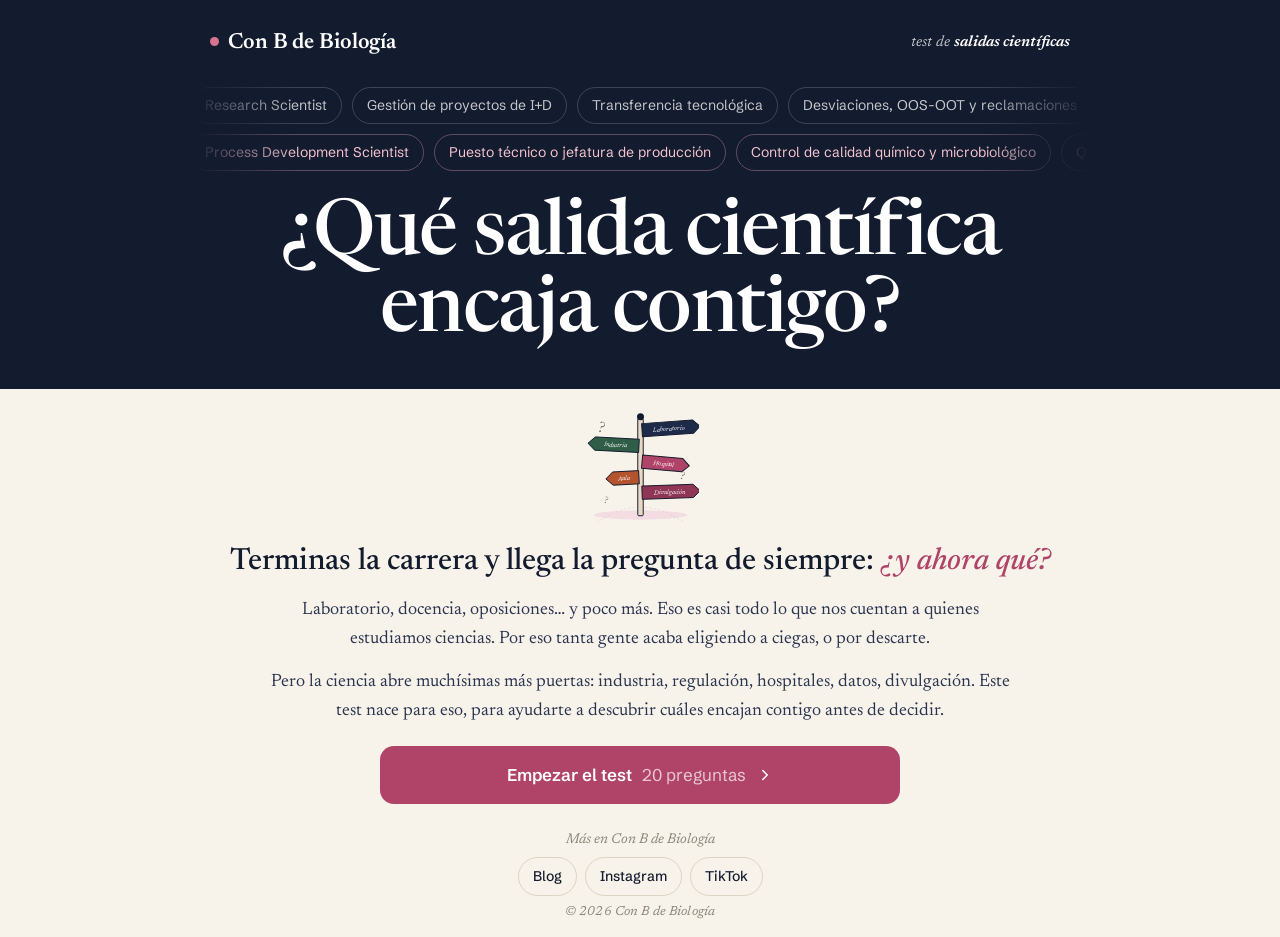
<file: index.html>
<!doctype html>
<html lang="es">
<head>
  <meta charset="utf-8">
  <meta name="viewport" content="width=device-width, initial-scale=1, viewport-fit=cover">
  <title>Salidas científicas</title>
  <meta name="description" content="Test de orientación para carreras de ciencias de la vida: descubre las salidas profesionales que encajan con tu forma de ser.">
  <meta name="author" content="Con B de Biología">
  <meta name="copyright" content="© 2026 Con B de Biología">
  <meta name="theme-color" content="#131B2E">
  <meta property="og:title" content="¿Qué salida científica encaja contigo?">
  <link rel="canonical" href="https://bertamunoz02.github.io/salidas-cientificas/">
  <meta property="og:type" content="website">
  <meta property="og:url" content="https://bertamunoz02.github.io/salidas-cientificas/">
  <meta property="og:site_name" content="Con B de Biología">
  <meta property="og:locale" content="es_ES">
  <meta property="og:image" content="https://bertamunoz02.github.io/salidas-cientificas/og.png">
  <meta property="og:image:width" content="1200">
  <meta property="og:image:height" content="630">
  <meta property="og:image:alt" content="Test: ¿Qué salida científica encaja contigo? Con B de Biología">
  <meta name="twitter:card" content="summary_large_image">
  <meta name="twitter:image" content="https://bertamunoz02.github.io/salidas-cientificas/og.png">
  <meta property="og:description" content="20 preguntas para descubrir tu perfil y las salidas de ciencias de la vida con más afinidad.">
  <link rel="icon" href="data:image/svg+xml,<svg xmlns='http://www.w3.org/2000/svg' viewBox='0 0 32 32'><rect width='32' height='32' rx='7' fill='%23131B2E'/><path d='M12 7h8M13.5 7v7l-5 9a2 2 0 0 0 1.8 3h11.4a2 2 0 0 0 1.8-3l-5-9V7' fill='none' stroke='%239DB1EA' stroke-width='2' stroke-linejoin='round'/></svg>">
  <link rel="preconnect" href="https://fonts.googleapis.com">
  <link rel="preconnect" href="https://fonts.gstatic.com" crossorigin>
  <link href="https://fonts.googleapis.com/css2?family=Newsreader:opsz,wght@6..72,400;6..72,500;6..72,600&family=Schibsted+Grotesk:wght@400;500;600&display=swap" rel="stylesheet">
  <link rel="stylesheet" href="styles.css">
</head>
<body>
  <main id="app" aria-live="polite"></main>
  <noscript><p style="padding:24px">Este test necesita JavaScript activado.</p></noscript>
  <script src="data.js"></script>
  <script src="logic.js"></script>
  <script src="app.js"></script>
  <script data-goatcounter="https://bertamunoz02-blog.goatcounter.com/count" async src="//gc.zgo.at/count.js"></script>
</body>
</html>
</file>
<file: styles.css>
/* =====================================================================
   ESTILO v4 · Editorial científico con carácter
   Página partida: la pregunta en un panel de color profundo (uno por
   parte del test) con su número gigante de fondo; las respuestas en
   tarjetas teñidas del mismo color. Resultados con portada a pantalla
   completa que se desvanece al bajar.
   ===================================================================== */

:root {
  --tinta: #131B2E;
  --papel: #F7F3EA;
  --blanco: #FFFFFF;
  --gris: #6B7369;
  --linea: #DDD5C3;
  --aviso: #9A3412;
  --panel: #131B2E;
  --acento: #B04468;
  --acento-claro: #F3DCE2;
  --acento-oscuro: #F0A6BB;
  --rosa-marca: #D9738F;
  --serif: 'Newsreader', 'Iowan Old Style', Georgia, serif;
  --sans: 'Schibsted Grotesk', 'Helvetica Neue', Arial, sans-serif;
  color-scheme: light;
}
.parte-1 { --panel: #131B2E; --acento: #B04468; --acento-claro: #F3DCE2; --acento-oscuro: #F0A6BB; }
.parte-2 { --panel: #201A36; --acento: #A8406A; --acento-claro: #F4DCE6; --acento-oscuro: #EE9DC0; }
.parte-3 { --panel: #2E1A30; --acento: #9C3C73; --acento-claro: #F3DCE9; --acento-oscuro: #E99CCB; }

* { box-sizing: border-box; }
html, body { margin: 0; }
body {
  font-family: var(--sans); font-size: 16px; line-height: 1.5;
  background: var(--papel); color: var(--tinta);
  -webkit-font-smoothing: antialiased; -webkit-tap-highlight-color: transparent;
}
h1, h2, h3, p { margin: 0; }
button { font: inherit; color: inherit; cursor: pointer; }
[hidden] { display: none !important; }
:focus-visible { outline: 3px solid var(--acento); outline-offset: 2px; }
.panel-oscuro :focus-visible, .hero :focus-visible { outline-color: var(--acento-oscuro); }

/* ---------- página partida ---------- */
.pagina { min-height: 100dvh; display: grid; grid-template-rows: 1fr auto; }
.panel-oscuro {
  position: relative; overflow: hidden;
  background: var(--panel); color: var(--blanco);
  padding: max(20px, env(safe-area-inset-top, 0px)) max(20px, env(safe-area-inset-right, 0px)) 28px max(20px, env(safe-area-inset-left, 0px));
  display: flex; flex-direction: column; justify-content: space-between; gap: 28px;
}
.panel-oscuro > *:not(.numeral):not(.mural) { position: relative; z-index: 1; }
.panel-claro {
  padding: 20px max(20px, env(safe-area-inset-right, 0px)) max(24px, env(safe-area-inset-bottom, 0px)) max(20px, env(safe-area-inset-left, 0px));
  display: flex; flex-direction: column; gap: 14px;
}
/* una sola columna centrada en todos los tamaños */
.pagina { --lado: max(20px, calc((100vw - 720px) / 2)); }
@media (min-width: 700px) {
  .pagina { grid-template-rows: auto 1fr; }
  .panel-oscuro { padding-left: var(--lado); padding-right: var(--lado); padding-top: 32px; padding-bottom: 40px; gap: 36px; }
  .panel-claro { padding: 36px var(--lado) 40px; justify-content: center; }
  .mural { margin-inline: calc(var(--lado) * -1); }
  .ilustracion { max-width: 300px; }
  .relato p:not(.relato-grande) { max-width: 52ch; }
}
@media (min-width: 1200px) { .pagina { --lado: max(20px, calc((100vw - 860px) / 2)); } .ilustracion { max-width: 340px; } }
@media (min-width: 1700px) { .pagina { --lado: max(20px, calc((100vw - 1000px) / 2)); } .ilustracion { max-width: 380px; } .relato { font-size: 22px; } .respuesta { font-size: 20px; } }

.numeral {
  position: absolute; right: -0.06em; bottom: -0.2em; z-index: 0;
  font-family: var(--serif); font-style: italic; font-weight: 400;
  font-size: clamp(170px, 46vw, 400px); line-height: 1;
  color: var(--blanco); opacity: .08; pointer-events: none; user-select: none;
}

/* ---------- barra y progreso ---------- */
.cabecera-pregunta { display: flex; flex-direction: column; gap: 14px; }
.barra { display: flex; align-items: center; gap: 12px; font-size: 14px; }
.marca { white-space: nowrap; font-family: var(--serif); font-size: 22px; font-weight: 600; letter-spacing: -.005em; }
.marca::before { content: ""; display: inline-block; width: 9px; height: 9px; border-radius: 50%; background: var(--rosa-marca); margin-right: 9px; vertical-align: .08em; }
.barra .espacio { flex: 1; }
.atras { background: none; border: 0; padding: 6px 0; color: var(--acento-oscuro); display: inline-flex; align-items: center; gap: 6px; font-size: 14px; }
.atras svg { width: 16px; height: 16px; }
.contador { color: rgba(255,255,255,.72); font-variant-numeric: tabular-nums; }
.progreso { height: 3px; background: rgba(255,255,255,.14); border-radius: 2px; overflow: hidden; }
.progreso > div { height: 100%; background: var(--acento-oscuro); transition: width .35s ease; }

/* ---------- pregunta ---------- */
.cuerpo-pregunta { display: flex; flex-direction: column; gap: 16px; }
@media (min-width: 900px) { .cuerpo-pregunta { margin-block: auto; } }
.parte { font-size: 16px; color: var(--acento-oscuro); font-weight: 500; }
.pregunta {
  font-family: var(--serif); font-weight: 500;
  font-size: clamp(32px, 8.4vw, 60px); line-height: 1.08; letter-spacing: -0.015em;
  text-wrap: balance; max-width: 19ch;
}

/* ---------- respuestas ---------- */
.respuestas { display: flex; flex-direction: column; gap: 10px; }
.respuesta {
  display: flex; align-items: center; gap: 16px; width: 100%; min-height: 68px;
  padding: 16px 18px; border: 0; border-radius: 16px;
  background: var(--acento-claro); color: var(--tinta);
  text-align: left; font-size: 18px; line-height: 1.3;
  box-shadow: inset 0 0 0 1.5px color-mix(in srgb, var(--acento) 14%, transparent);
  transition: background-color .18s, color .18s, transform .12s, box-shadow .18s;
}
.respuesta:hover { background: color-mix(in srgb, var(--acento) 20%, white); }
.respuesta:active { transform: scale(.985); }
.respuesta[aria-pressed="true"] { background: var(--acento); color: var(--blanco); box-shadow: 0 8px 22px -10px var(--acento); }
@media (min-width: 900px) {
  .respuesta { min-height: 84px; font-size: 19px; padding: 18px 22px; }
}

/* escala de acuerdo: cada grado un poco más intenso */
.respuesta.grado { background: color-mix(in srgb, var(--acento) var(--mezcla), white); }
.respuesta.grado:hover { background: color-mix(in srgb, var(--acento) calc(var(--mezcla) + 10%), white); }
.respuesta.grado[aria-pressed="true"] { background: var(--acento); }
.grado-num {
  flex-shrink: 0; width: 38px; height: 38px; border-radius: 50%;
  display: inline-flex; align-items: center; justify-content: center;
  background: rgba(255,255,255,.65); color: var(--acento);
  font-family: var(--serif); font-style: italic; font-size: 20px; font-weight: 600;
}
.respuesta[aria-pressed="true"] .grado-num { background: rgba(255,255,255,.22); color: var(--blanco); }

/* situaciones: letra grande en cursiva */
.respuesta .letra {
  flex-shrink: 0; width: 1.1em;
  font-family: var(--serif); font-style: italic; font-size: 30px; line-height: 1; color: var(--acento); text-align: center;
}
.respuesta[aria-pressed="true"] .letra { color: var(--blanco); }
.respuestas.muchas .respuesta { min-height: 60px; }

/* carreras: todas a la vista */
.lista-carreras { display: grid; grid-template-columns: repeat(2, minmax(0, 1fr)); gap: 8px; }
.respuesta.carrera { min-height: 56px; font-size: 15px; padding: 12px 14px; border-radius: 14px; }
.respuesta.carrera.ancha { grid-column: 1 / -1; justify-content: center; background: var(--blanco); }
.respuesta.carrera.ancha[aria-pressed="true"] { background: var(--acento); }
@media (min-width: 900px) { .respuesta.carrera { min-height: 62px; font-size: 16px; } }

/* ---------- portada ---------- */
.portada-titulo {
  font-family: var(--serif); font-weight: 500;
  font-size: clamp(42px, 11.5vw, 82px); line-height: 1.0; letter-spacing: -0.02em;
  text-wrap: balance; max-width: 11ch;
}
.mural { display: flex; flex-direction: column; gap: 10px; margin-inline: -20px; mask-image: linear-gradient(90deg, transparent, #000 12%, #000 88%, transparent); -webkit-mask-image: linear-gradient(90deg, transparent, #000 12%, #000 88%, transparent); }
.franja { overflow: hidden; }
.pista { display: flex; gap: 10px; width: max-content; animation: desliza var(--dur) linear infinite; }
.franja.inversa .pista { animation-direction: reverse; }
.pista span { white-space: nowrap; font-size: 14px; padding: 7px 14px; border-radius: 999px; border: 1px solid rgba(255,255,255,.18); color: rgba(255,255,255,.75); }
.franja:nth-child(2) .pista span { border-color: rgba(240,166,187,.35); color: #F5C3D0; }
.franja:nth-child(3) .pista span { border-color: rgba(233,156,203,.35); color: #F0C4E0; }
@keyframes desliza { from { transform: translateX(0); } to { transform: translateX(-50%); } }

.portada-relato { gap: 22px; padding-top: 28px; }
.ilustracion { width: 100%; max-width: 300px; height: auto; align-self: center; }
.relato { display: flex; flex-direction: column; gap: 14px; font-family: var(--serif); font-size: 20px; line-height: 1.55; color: #2B3550; }
.relato-grande { font-size: clamp(28px, 7vw, 36px); line-height: 1.2; color: var(--tinta); font-weight: 500; text-wrap: balance; }
.relato-grande em { font-style: italic; color: #B04468; }
.relato p:not(.relato-grande) { max-width: 36ch; }

.boton {
  display: inline-flex; align-items: center; justify-content: center; gap: 10px;
  width: 100%; min-height: 58px; padding: 14px 22px;
  background: var(--acento); color: var(--blanco);
  border: 0; border-radius: 14px; font-size: 17px; font-weight: 600;
  transition: background-color .15s, transform .12s;
}
.boton svg { width: 18px; height: 18px; }
.boton:hover { background: #8F3555; }
.boton:active { transform: scale(.985); }
.boton-nota { font-weight: 400; opacity: .7; }
.boton.secundario { background: var(--blanco); color: var(--tinta); box-shadow: inset 0 0 0 1.5px var(--linea); }
.boton.secundario:hover { box-shadow: inset 0 0 0 1.5px #B04468; }
.boton.grande { min-height: 62px; font-size: 18px; }
.enlace { background: none; border: 0; padding: 10px 0; color: var(--gris); display: inline-flex; align-items: center; gap: 6px; font-size: 15px; align-self: center; }
.enlace svg { width: 16px; height: 16px; }

/* =====================================================================
   RESULTADOS: portada fija que se desvanece y lámina que sube encima
   ===================================================================== */
.resultado { position: relative; }
.hero {
  position: sticky; top: 0; z-index: 0;
  min-height: 100dvh; display: flex; flex-direction: column; justify-content: center;
  padding: max(28px, env(safe-area-inset-top, 0px)) max(24px, env(safe-area-inset-right, 0px)) 96px max(24px, env(safe-area-inset-left, 0px));
  color: var(--blanco); overflow: hidden;
}
.hero-perfil { background: radial-gradient(120% 80% at 85% 10%, #3A2D5A 0%, #131B2E 60%); }
.hero-salidas { background: radial-gradient(120% 80% at 85% 10%, #4A2D55 0%, #201A36 62%); }
.hero-caminos { background: radial-gradient(120% 80% at 85% 10%, #6A2F5C 0%, #2E1A30 62%); }
.hero-perfil::after {
  content: ""; position: absolute; left: 0; right: 0; bottom: 0; height: 8px;
  background: linear-gradient(90deg, #B5532F 0 25%, #B04468 25% 50%, #2F5D48 50% 75%, #1E2A4A 75% 100%);
}
.hero-contenido { max-width: 1080px; width: 100%; margin: 0 auto; display: flex; flex-direction: column; gap: 18px; will-change: opacity, transform; }
.hero-etiqueta { font-size: clamp(16px, 4vw, 20px); color: rgba(255,255,255,.75); }
.hero-titulo {
  font-family: var(--serif); font-weight: 500;
  font-size: clamp(52px, 14vw, 128px); line-height: .98; letter-spacing: -0.025em;
  text-wrap: balance; max-width: 12ch;
}
.hero-salidas .hero-titulo, .hero-caminos .hero-titulo { font-size: clamp(44px, 11vw, 104px); max-width: 14ch; }
.hero-sub { font-family: var(--serif); font-style: italic; font-size: clamp(22px, 5.4vw, 30px); color: rgba(255,255,255,.8); }
.desliza {
  position: absolute; left: 50%; bottom: max(28px, env(safe-area-inset-bottom, 0px)); transform: translateX(-50%);
  display: inline-flex; flex-direction: column; align-items: center; gap: 2px;
  font-size: 14px; color: rgba(255,255,255,.7); animation: rebote 2.2s ease-in-out infinite;
}
.desliza svg { width: 22px; height: 22px; }
@keyframes rebote { 0%, 100% { transform: translate(-50%, 0); } 50% { transform: translate(-50%, 8px); } }

.lamina {
  position: relative; z-index: 1;
  background: var(--papel); border-radius: 28px 28px 0 0; margin-top: -28px;
  box-shadow: 0 -18px 40px -24px rgba(19,27,46,.45);
  padding: 36px max(20px, env(safe-area-inset-right, 0px)) max(48px, env(safe-area-inset-bottom, 0px)) max(20px, env(safe-area-inset-left, 0px));
  min-height: 100dvh;
}
.interior { max-width: 1080px; margin: 0 auto; display: flex; flex-direction: column; gap: 18px; }
.interior.estrecho { max-width: 760px; }
.lamina-intro { font-family: var(--serif); font-size: clamp(24px, 5.6vw, 32px); line-height: 1.3; max-width: 34ch; margin-bottom: 8px; text-wrap: pretty; }
.navegacion { display: flex; flex-direction: column; gap: 10px; margin-top: 18px; }
@media (min-width: 720px) { .navegacion { flex-direction: row; flex-wrap: wrap; align-items: center; } .navegacion .boton { width: auto; padding-inline: 32px; } }

/* aparición al bajar */
.revela { opacity: 0; transform: translateY(36px); transition: opacity .7s ease, transform .7s cubic-bezier(.2,.7,.2,1); transition-delay: var(--retardo, 0ms); }
.revela.visible { opacity: 1; transform: none; }

/* dimensiones */
.dimensiones { display: grid; grid-template-columns: 1fr; gap: 14px; }
@media (min-width: 720px) { .dimensiones { grid-template-columns: repeat(2, minmax(0, 1fr)); } }
.dimension {
  background: var(--blanco); border-radius: 18px; padding: 22px;
  display: flex; flex-direction: column; gap: 12px; min-width: 0;
  box-shadow: inset 0 0 0 1.5px var(--linea);
}
.dimension.destaca { background: color-mix(in srgb, var(--color) 7%, white); box-shadow: inset 0 0 0 2px var(--color); }
.dim-fila { display: flex; align-items: baseline; justify-content: space-between; gap: 12px; }
.dim-nombre { font-family: var(--serif); font-size: 30px; font-weight: 500; color: var(--color); }
.dim-valor { font-family: var(--serif); font-size: 44px; line-height: 1; color: var(--color); font-variant-numeric: tabular-nums; }
.riel { height: 12px; background: #EADFD3; border-radius: 6px; overflow: hidden; }
.riel > div { height: 100%; border-radius: 6px; background: var(--color, #B04468); width: var(--ancho); }
.dimension .riel > div { width: 0; transition: width 1.1s cubic-bezier(.2,.7,.2,1) .25s; }
.dimension.visible .riel > div { width: var(--ancho); }
.dim-define { font-size: 16px; font-weight: 600; }
.dim-texto { font-size: 16px; color: var(--gris); line-height: 1.55; }

/* salidas */
.salida { background: var(--blanco); border-radius: 18px; overflow: hidden; box-shadow: inset 0 0 0 1.5px var(--linea); }
.salida.primera { box-shadow: inset 0 0 0 2px #B04468; }
.salida > button { width: 100%; display: grid; grid-template-columns: auto minmax(0, 1fr) auto; gap: 16px; align-items: center; background: none; border: 0; padding: 20px; text-align: left; }
.salida .orden { font-family: var(--serif); font-style: italic; font-size: 40px; line-height: 1; color: #B04468; width: 1em; text-align: center; }
.salida .nombre { font-family: var(--serif); font-weight: 500; font-size: 24px; line-height: 1.15; }
.salida .nombre small { display: block; font-family: var(--sans); font-weight: 400; font-size: 14px; color: var(--gris); margin-top: 4px; }
.salida .pct { font-family: var(--serif); font-size: 36px; font-variant-numeric: tabular-nums; color: #B04468; }
.salida .pct small { font-size: 18px; }
.ficha { display: none; padding: 0 20px 22px; }
.salida[data-abierta="true"] .ficha { display: block; }
.ficha-interior { border-top: 1px solid var(--linea); padding-top: 16px; display: flex; flex-direction: column; gap: 14px; }
.ficha p { font-size: 16px; line-height: 1.55; }
.ficha h3 { font-size: 15px; font-weight: 600; color: var(--gris); }
.puestos { list-style: none; padding: 0; margin: 0; display: flex; flex-direction: column; gap: 9px; }
.puestos li { font-size: 16px; line-height: 1.35; padding-left: 18px; position: relative; }
.puestos li::before { content: ""; position: absolute; left: 0; top: .5em; width: 7px; height: 7px; border-radius: 50%; background: currentColor; opacity: .55; }
.aviso { display: block; font-size: 13px; color: var(--aviso); margin-top: 2px; }
.singular { font-size: 12px; color: #9C3C73; font-weight: 600; margin-left: 6px; white-space: nowrap; }
.motivos { display: flex; flex-direction: column; gap: 8px; }
.motivo { display: grid; grid-template-columns: 120px minmax(0, 1fr) 42px; gap: 10px; align-items: center; font-size: 14px; color: var(--gris); }
.motivo .riel { height: 7px; }
.motivo .riel > div { background: #B04468; }
.motivo b { font-weight: 600; color: var(--tinta); text-align: right; font-variant-numeric: tabular-nums; }

/* todos los caminos */
.camino { display: flex; flex-direction: column; gap: 12px; padding-block: 18px; }
.camino-cabecera { display: flex; align-items: baseline; gap: 14px; }
.camino-orden { font-family: var(--serif); font-style: italic; font-size: 56px; line-height: .9; color: #9C3C73; min-width: .8em; }
.camino h2 { font-family: var(--serif); font-weight: 500; font-size: clamp(28px, 7vw, 40px); line-height: 1.08; text-wrap: balance; }
.piezas { display: flex; flex-direction: column; gap: 8px; }
.pieza { border-radius: 16px; overflow: hidden; }
.pieza > button { width: 100%; display: grid; grid-template-columns: minmax(0, 1fr) auto auto; gap: 12px; align-items: center; background: none; border: 0; padding: 16px 18px; text-align: left; color: inherit; }
.pieza-nombre { font-size: 18px; font-weight: 500; line-height: 1.25; }
.pieza-nivel { font-size: 13px; opacity: .8; white-space: nowrap; }
.pieza-icono svg { width: 18px; height: 18px; transition: transform .2s; display: block; }
.pieza > button[aria-expanded="true"] .pieza-icono svg { transform: rotate(180deg); }
.pieza-detalle { padding: 0 18px 18px; display: flex; flex-direction: column; gap: 10px; font-size: 16px; }
.n-tuya { background: #9C3C73; color: var(--blanco); }
.n-alta { background: #F3DCE2; color: #5A1F36; }
.n-media { background: #F8EEEC; color: #5A3F48; }
.n-baja { background: var(--blanco); color: var(--gris); box-shadow: inset 0 0 0 1.5px var(--linea); }
@media (max-width: 420px) { .pieza-nivel { display: none; } }

.toast { position: fixed; left: 50%; transform: translateX(-50%); bottom: max(24px, env(safe-area-inset-bottom, 0px)); background: var(--tinta); color: var(--blanco); padding: 12px 18px; border-radius: 10px; font-size: 14px; z-index: 10; }

@media (prefers-reduced-motion: reduce) {
  * { transition: none !important; }
  .pista, .desliza { animation: none; }
  .revela { opacity: 1; transform: none; }
}

/* =====================================================================
   v5 · datos curiosos, carteles de requisitos y menú de compartir
   ===================================================================== */

/* ¿Sabías que…? en el panel de cada pregunta */
.dato {
  background: rgba(255,255,255,.07); border-radius: 18px; padding: 16px 18px;
  box-shadow: inset 0 0 0 1px rgba(255,255,255,.08);
  display: flex; flex-direction: column; gap: 6px; max-width: 46ch;
  backdrop-filter: blur(2px);
}
.dato-titulo { font-size: 14px; font-weight: 600; color: var(--acento-oscuro); }
.dato-texto { font-family: var(--serif); font-style: italic; font-size: 18px; line-height: 1.45; color: rgba(255,255,255,.88); }
@media (min-width: 900px) {
  .dato { order: 3; padding: 20px 22px; }
  .dato-texto { font-size: 20px; }
  .cuerpo-pregunta { order: 2; }
}
@media (max-height: 700px) and (max-width: 899px) { .dato { display: none; } }

/* carteles de requisitos junto al puesto */
.puesto-linea { display: inline-flex; flex-wrap: wrap; align-items: center; gap: 6px 8px; }
.puesto-nombre { margin-right: 2px; }
.cartel {
  display: inline-flex; align-items: center; gap: 5px;
  font-family: var(--sans); font-size: 12.5px; font-weight: 600; line-height: 1;
  padding: 6px 10px; border-radius: 999px; border: 0;
  background: #FDEBD3; color: #8A4B0A;
}
.cartel svg { width: 13px; height: 13px; }
button.cartel:hover, .cartel[aria-expanded="true"] { background: #F9D9AE; }
.cartel.singular { background: #F3DCE2; color: #8F3555; }
.cartel-texto {
  display: block; margin-top: 8px; padding: 10px 12px; border-radius: 12px;
  background: #FFF6EA; color: #5B3410; font-size: 14px; line-height: 1.45;
}
.n-tuya .cartel { background: rgba(255,255,255,.2); color: #fff; }
.n-tuya .cartel.singular { background: rgba(255,255,255,.14); }
.n-tuya .cartel-texto { background: rgba(255,255,255,.14); color: #fff; }
.puestos li::before { top: .7em; }

/* menú de compartir */
.hoja-fondo {
  position: fixed; inset: 0; z-index: 20; background: rgba(19,27,46,.62);
  display: flex; align-items: flex-end; justify-content: center;
  animation: aparece .2s ease;
}
@media (min-width: 720px) { .hoja-fondo { align-items: center; } }
@keyframes aparece { from { opacity: 0; } to { opacity: 1; } }
.hoja {
  width: 100%; max-width: 520px; max-height: 94dvh; overflow-y: auto;
  background: var(--papel); border-radius: 26px 26px 0 0;
  padding: 18px max(20px, env(safe-area-inset-right, 0px)) max(22px, env(safe-area-inset-bottom, 0px)) max(20px, env(safe-area-inset-left, 0px));
  display: flex; flex-direction: column; gap: 14px;
  animation: sube .28s cubic-bezier(.2,.7,.2,1);
}
@media (min-width: 720px) { .hoja { border-radius: 26px; padding: 24px; } }
@keyframes sube { from { transform: translateY(40px); } to { transform: none; } }
.hoja-cabecera { display: flex; align-items: center; justify-content: space-between; gap: 12px; }
.hoja-cabecera h2 { font-family: var(--serif); font-weight: 500; font-size: 28px; }
.hoja-cerrar { width: 40px; height: 40px; border: 0; border-radius: 50%; background: var(--blanco); font-size: 24px; line-height: 1; box-shadow: inset 0 0 0 1.5px var(--linea); }
.hoja-vista { display: flex; justify-content: center; }
.hoja-imagen { width: min(56vw, 230px); aspect-ratio: 9 / 16; border-radius: 16px; overflow: hidden; background: #131B2E; box-shadow: 0 18px 40px -18px rgba(19,27,46,.6); }
.hoja-imagen img { width: 100%; height: 100%; display: block; }
.hoja-imagen.cargando { background: linear-gradient(110deg, #1F2A47 30%, #2B3D7A 50%, #1F2A47 70%); background-size: 200% 100%; animation: brillo 1.2s linear infinite; }
@keyframes brillo { to { background-position: -200% 0; } }
.hoja-opciones { display: grid; grid-template-columns: repeat(2, minmax(0, 1fr)); gap: 8px; }
.opcion-compartir {
  display: flex; align-items: center; justify-content: center; min-height: 52px; padding: 10px;
  border: 0; border-radius: 14px; background: var(--blanco); color: var(--tinta);
  box-shadow: inset 0 0 0 1.5px var(--linea); font-size: 15px; font-weight: 600; text-decoration: none; text-align: center;
}
.opcion-compartir:hover { box-shadow: inset 0 0 0 1.5px #B04468; }
@media (prefers-reduced-motion: reduce) { .hoja, .hoja-fondo, .hoja-imagen.cargando { animation: none; } }

/* ---------- marca de agua ---------- */
.sello { font-family: var(--serif); font-style: italic; font-size: 15px; text-align: right; color: rgba(255,255,255,.75); }
.sello b { font-weight: 600; color: #fff; }
.firma {
  font-family: var(--serif); font-style: italic; font-size: 13px; letter-spacing: .01em;
  color: #8A8578; text-align: center; margin-top: 6px; user-select: none;
}
.lamina .firma { margin-top: 28px; }

.firma-red { display: flex; flex-direction: column; align-items: center; gap: 6px; margin-top: 18px; }
.firma-red-titulo { font-family: var(--serif); font-style: italic; font-size: 14px; color: #8A8578; margin: 0; }
.firma-red-enlaces { display: flex; gap: 8px; flex-wrap: wrap; justify-content: center; }
.firma-red-enlaces a { font-family: var(--sans); font-size: 14px; font-weight: 500; color: inherit; text-decoration: none; padding: 8px 14px; border: 1px solid var(--linea); border-radius: 999px; min-height: 36px; display: inline-flex; align-items: center; }
.firma-red-enlaces a:hover, .firma-red-enlaces a:focus-visible { border-color: var(--acento); color: var(--acento); }
.firma-red .firma { margin-top: 0; }

@media (min-width: 900px) {
  .relato { gap: 20px; line-height: 1.72; }
  .relato-grande { line-height: 1.32; }
  .portada-relato { gap: 24px; }
}

/* portada centrada y ajustada a la altura de pantalla (tableta y escritorio) */
@media (min-width: 700px) {
  .portada .panel-oscuro { gap: clamp(16px, 3dvh, 32px); padding-top: clamp(20px, 3dvh, 32px); padding-bottom: clamp(24px, 4dvh, 40px); }
  .portada .cuerpo-pregunta { margin-block: 0; }
  .portada-titulo { font-size: clamp(44px, min(7.2vw, 10dvh), 104px); max-width: none; text-align: center; margin-inline: auto; text-wrap: balance; }
  .portada-relato { align-items: center; text-align: center; gap: clamp(12px, 2.2dvh, 24px); padding-top: clamp(20px, 3dvh, 36px); padding-bottom: clamp(20px, 3dvh, 36px); }
  .portada-relato .relato { align-items: center; gap: clamp(12px, 2dvh, 20px); }
  .portada-relato .relato p:not(.relato-grande) { max-width: 62ch; margin-inline: auto; }
  .portada-relato .ilustracion { width: auto; max-width: none; height: clamp(110px, 20dvh, 340px); }
  .portada-relato .boton { max-width: 520px; }
}
@media (min-width: 700px) { .portada .franja:nth-child(n+3) { display: none; } .portada-titulo { font-size: clamp(42px, min(6.4vw, 8.6dvh), 96px); } .portada-relato .ilustracion { height: clamp(100px, 16dvh, 280px); } }
@media (min-width: 700px) and (max-height: 900px) { .portada-relato .relato { font-size: 18px; line-height: 1.6; } .portada-relato .relato-grande { font-size: clamp(24px, 3.4dvh, 32px); } .firma-red { margin-top: 10px; } }
@media (min-width: 700px) { .portada-relato .relato p:not(.relato-grande) { max-width: 74ch; } .portada-relato .relato { gap: clamp(10px, 1.6dvh, 18px); } }
@media (min-width: 700px) and (max-height: 900px) { .portada-relato .ilustracion { height: clamp(90px, 13dvh, 200px); } .portada-relato { padding-top: 16px; padding-bottom: 16px; } .portada .firma-red { margin-top: 6px; } }
@media (min-width: 700px) {
  .pregunta, .dato, .hero-contenido { text-align: center; }
  .dato { margin-left: auto; margin-right: auto; max-width: 560px; }
  .hero-contenido { align-items: center; }
  .pregunta-num, .numero-fondo { opacity: .6; }
}
@media (min-width: 700px) {
  .cuerpo-pregunta { align-items: center; text-align: center; }
  .pregunta { margin-inline: auto; max-width: 22ch; }
  .numeral { left: 50%; right: auto; transform: translateX(-50%); }
}
</file>
